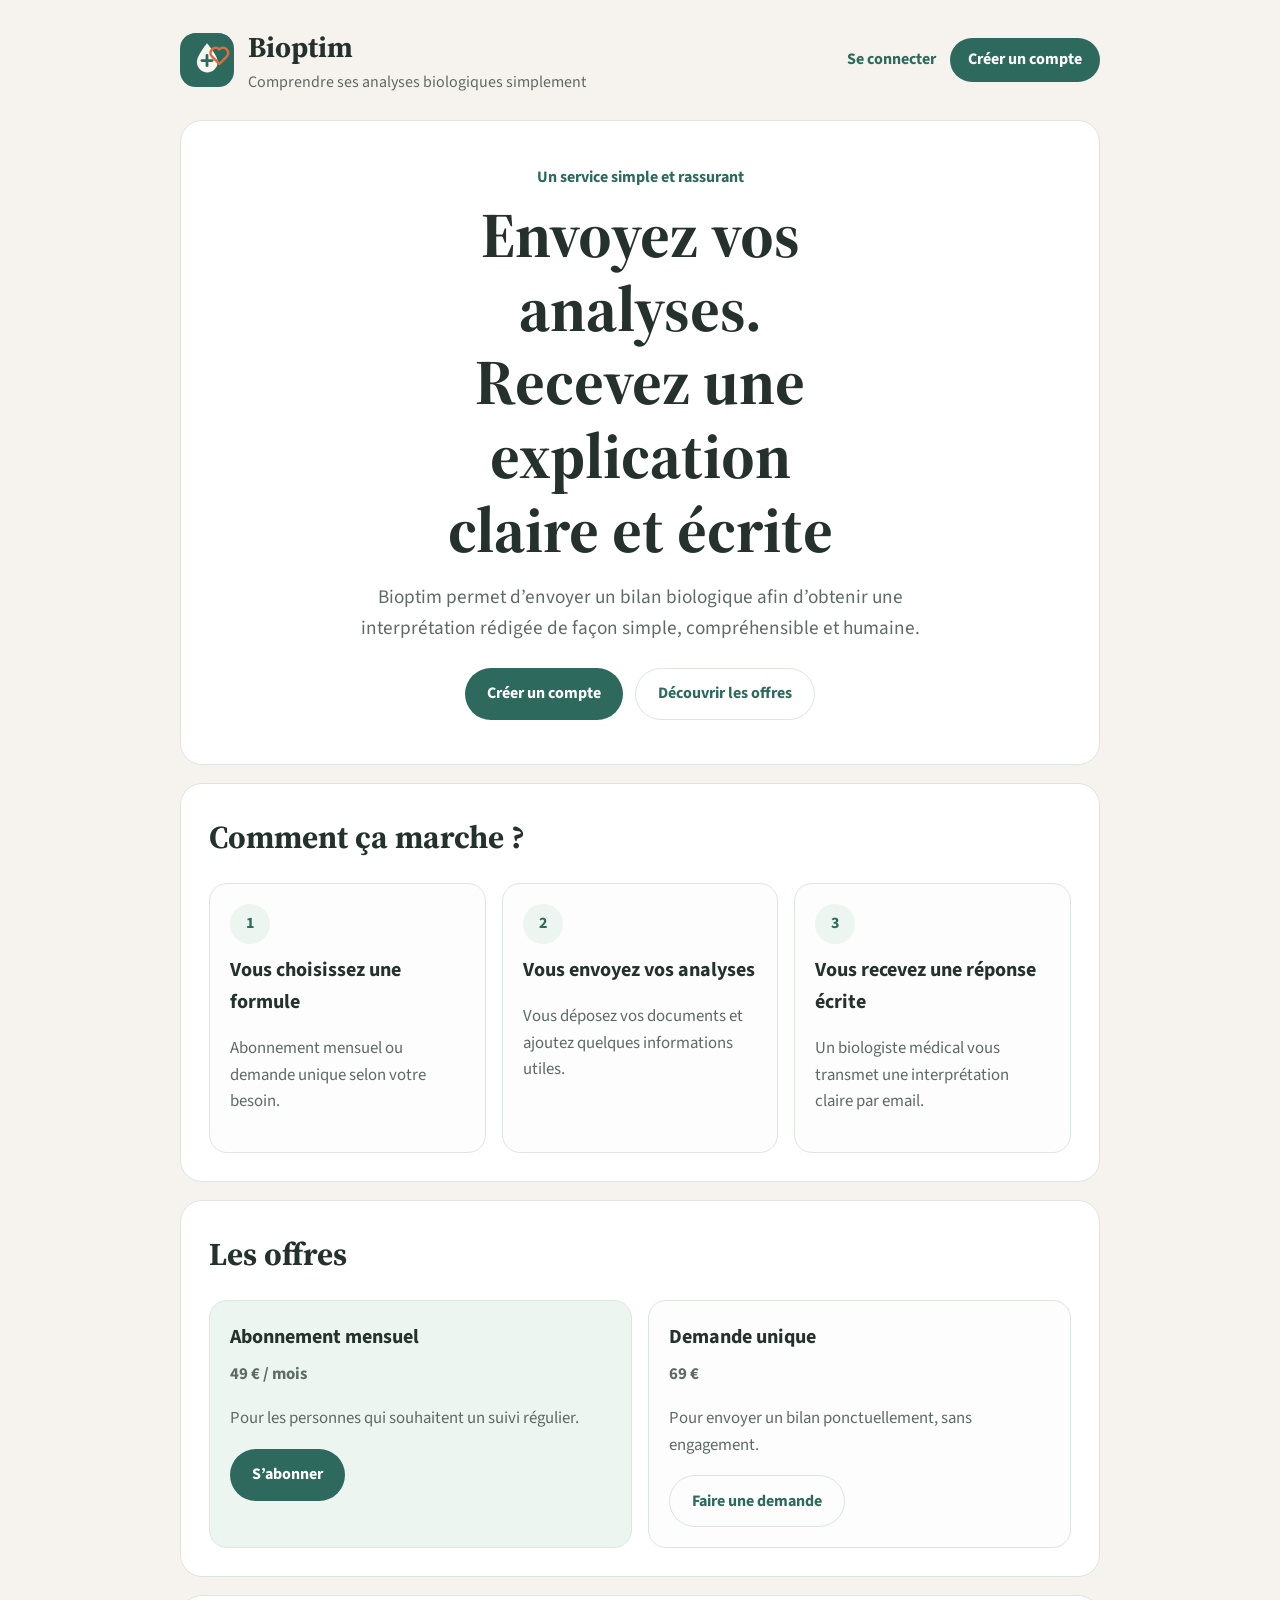
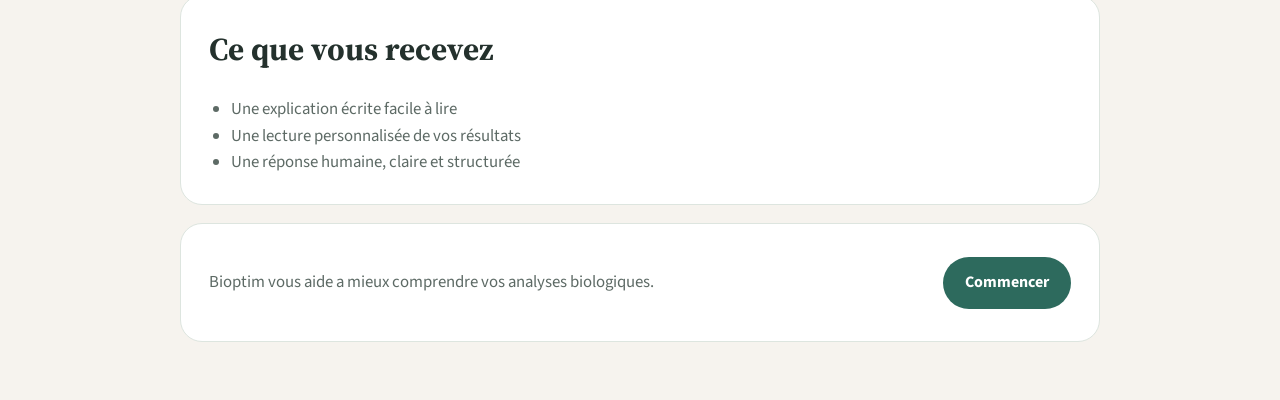
<file: index.html>
<!DOCTYPE html>
<html lang="fr">
<head>
  <meta charset="UTF-8">
  <meta name="viewport" content="width=device-width, initial-scale=1.0">
  <title>Bioptim</title>
  <meta name="description" content="Bioptim vous aide à mieux comprendre vos analyses biologiques grâce à une interprétation écrite réalisée par un biologiste médical.">
  <link rel="preconnect" href="https://fonts.googleapis.com">
  <link rel="preconnect" href="https://fonts.gstatic.com" crossorigin>
  <link href="https://fonts.googleapis.com/css2?family=Source+Serif+4:wght@600;700&family=Source+Sans+3:wght@400;600;700&display=swap" rel="stylesheet">
  <link rel="stylesheet" href="styles.css">
</head>
<body>
  <div class="container">
    <header class="header">
      <div class="brand">
        <img src="logo-bioptim.svg" alt="" width="54" height="54">
        <div>
          <div class="brand-name">Bioptim</div>
          <div class="brand-subtitle">Comprendre ses analyses biologiques simplement</div>
        </div>
      </div>
      <div class="header-actions">
        <a class="header-link" href="connexion.html">Se connecter</a>
        <a class="button button-small" href="inscription.html">Créer un compte</a>
      </div>
    </header>

    <main>
      <section class="hero">
        <p class="intro">Un service simple et rassurant</p>
        <h1>Envoyez vos analyses.<br>Recevez une explication claire et écrite</h1>
        <p class="hero-text">
          Bioptim permet d’envoyer un bilan biologique afin d’obtenir une interprétation rédigée
          de façon simple, compréhensible et humaine.
        </p>
        <div class="hero-actions">
          <a class="button" href="inscription.html">Créer un compte</a>
          <a class="button button-light" href="#offres">Découvrir les offres</a>
        </div>
      </section>

      <section class="panel">
        <h2>Comment ça marche ?</h2>
        <div class="steps">
          <article class="step">
            <div class="number">1</div>
            <h3>Vous choisissez une formule</h3>
            <p>Abonnement mensuel ou demande unique selon votre besoin.</p>
          </article>
          <article class="step">
            <div class="number">2</div>
            <h3>Vous envoyez vos analyses</h3>
            <p>Vous déposez vos documents et ajoutez quelques informations utiles.</p>
          </article>
          <article class="step">
            <div class="number">3</div>
            <h3>Vous recevez une réponse écrite</h3>
            <p>Un biologiste médical vous transmet une interprétation claire par email.</p>
          </article>
        </div>
      </section>

      <section class="panel" id="offres">
        <h2>Les offres</h2>
        <div class="offers">
          <article class="offer offer-main">
            <h3>Abonnement mensuel</h3>
            <p class="price">49 € / mois</p>
            <p>Pour les personnes qui souhaitent un suivi régulier.</p>
            <a class="button" href="inscription.html">S’abonner</a>
          </article>
          <article class="offer">
            <h3>Demande unique</h3>
            <p class="price">69 €</p>
            <p>Pour envoyer un bilan ponctuellement, sans engagement.</p>
            <a class="button button-light" href="depot.html">Faire une demande</a>
          </article>
        </div>
      </section>

      <section class="panel reassurance">
        <h2>Ce que vous recevez</h2>
        <ul>
          <li>Une explication écrite facile à lire</li>
          <li>Une lecture personnalisée de vos résultats</li>
          <li>Une réponse humaine, claire et structurée</li>
        </ul>
      </section>
    </main>

    <footer class="footer" id="contact">
      <p>Bioptim vous aide a mieux comprendre vos analyses biologiques.</p>
      <a class="button" href="inscription.html">Commencer</a>
    </footer>
  </div>
</body>
</html>
</file>
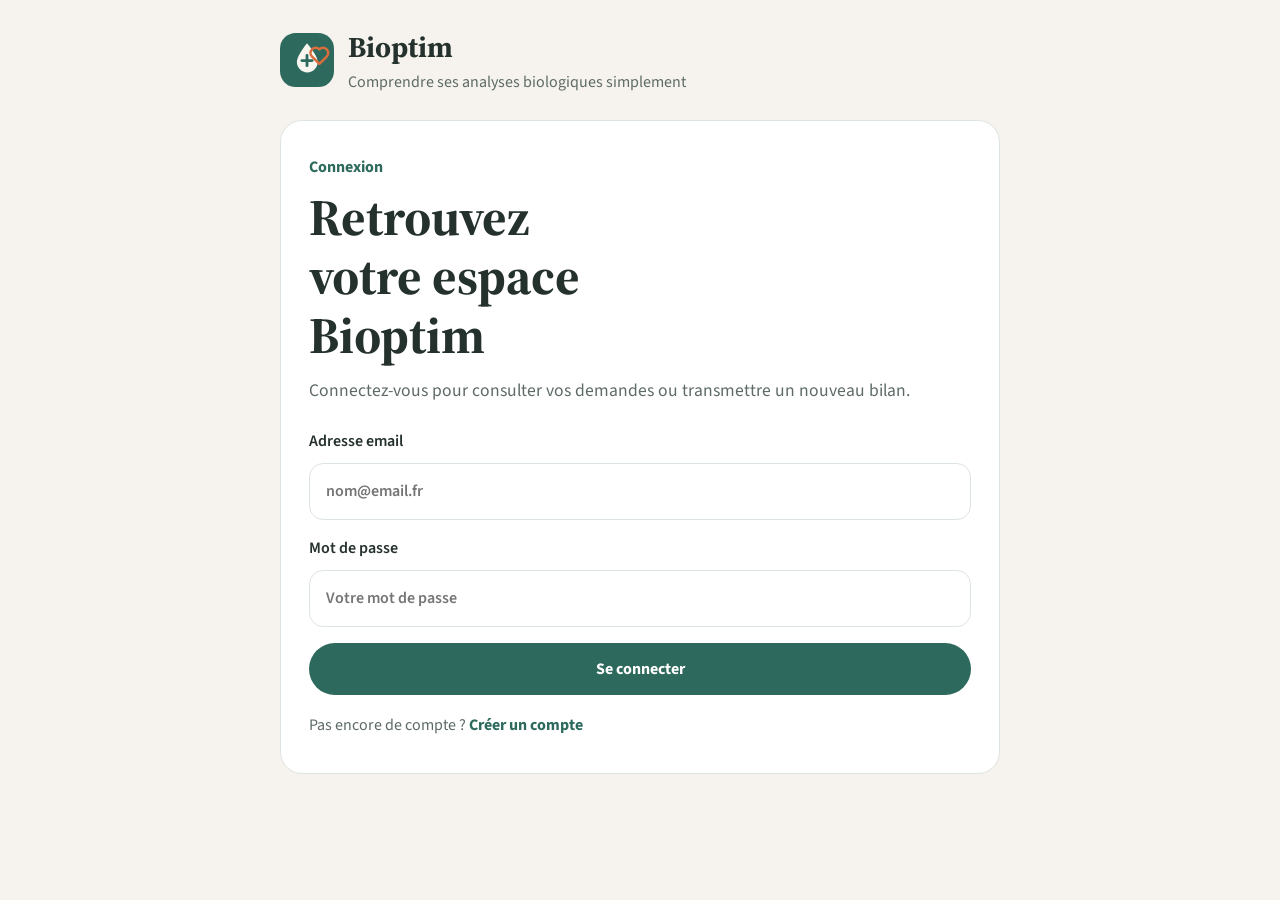
<file: connexion.html>
<!DOCTYPE html>
<html lang="fr">
<head>
  <meta charset="UTF-8">
  <meta name="viewport" content="width=device-width, initial-scale=1.0">
  <title>Connexion | Bioptim</title>
  <meta name="description" content="Connexion Bioptim.">
  <link rel="preconnect" href="https://fonts.googleapis.com">
  <link rel="preconnect" href="https://fonts.gstatic.com" crossorigin>
  <link href="https://fonts.googleapis.com/css2?family=Source+Serif+4:wght@600;700&family=Source+Sans+3:wght@400;600;700&display=swap" rel="stylesheet">
  <link rel="stylesheet" href="styles.css">
</head>
<body>
  <div class="container narrow">
    <header class="header">
      <a class="brand brand-link" href="index.html">
        <img src="logo-bioptim.svg" alt="" width="54" height="54">
        <div>
          <div class="brand-name">Bioptim</div>
          <div class="brand-subtitle">Comprendre ses analyses biologiques simplement</div>
        </div>
      </a>
    </header>

    <main class="panel auth-panel">
      <p class="intro">Connexion</p>
      <h1 class="auth-title">Retrouvez votre espace Bioptim</h1>
      <p class="auth-text">Connectez-vous pour consulter vos demandes ou transmettre un nouveau bilan.</p>

      <form class="auth-form">
        <label>
          Adresse email
          <input type="email" placeholder="nom@email.fr">
        </label>
        <label>
          Mot de passe
          <input type="password" placeholder="Votre mot de passe">
        </label>
        <a class="button" href="depot.html">Se connecter</a>
      </form>

      <p class="form-note">Pas encore de compte ? <a href="inscription.html">Créer un compte</a></p>
    </main>
  </div>
</body>
</html>
</file>
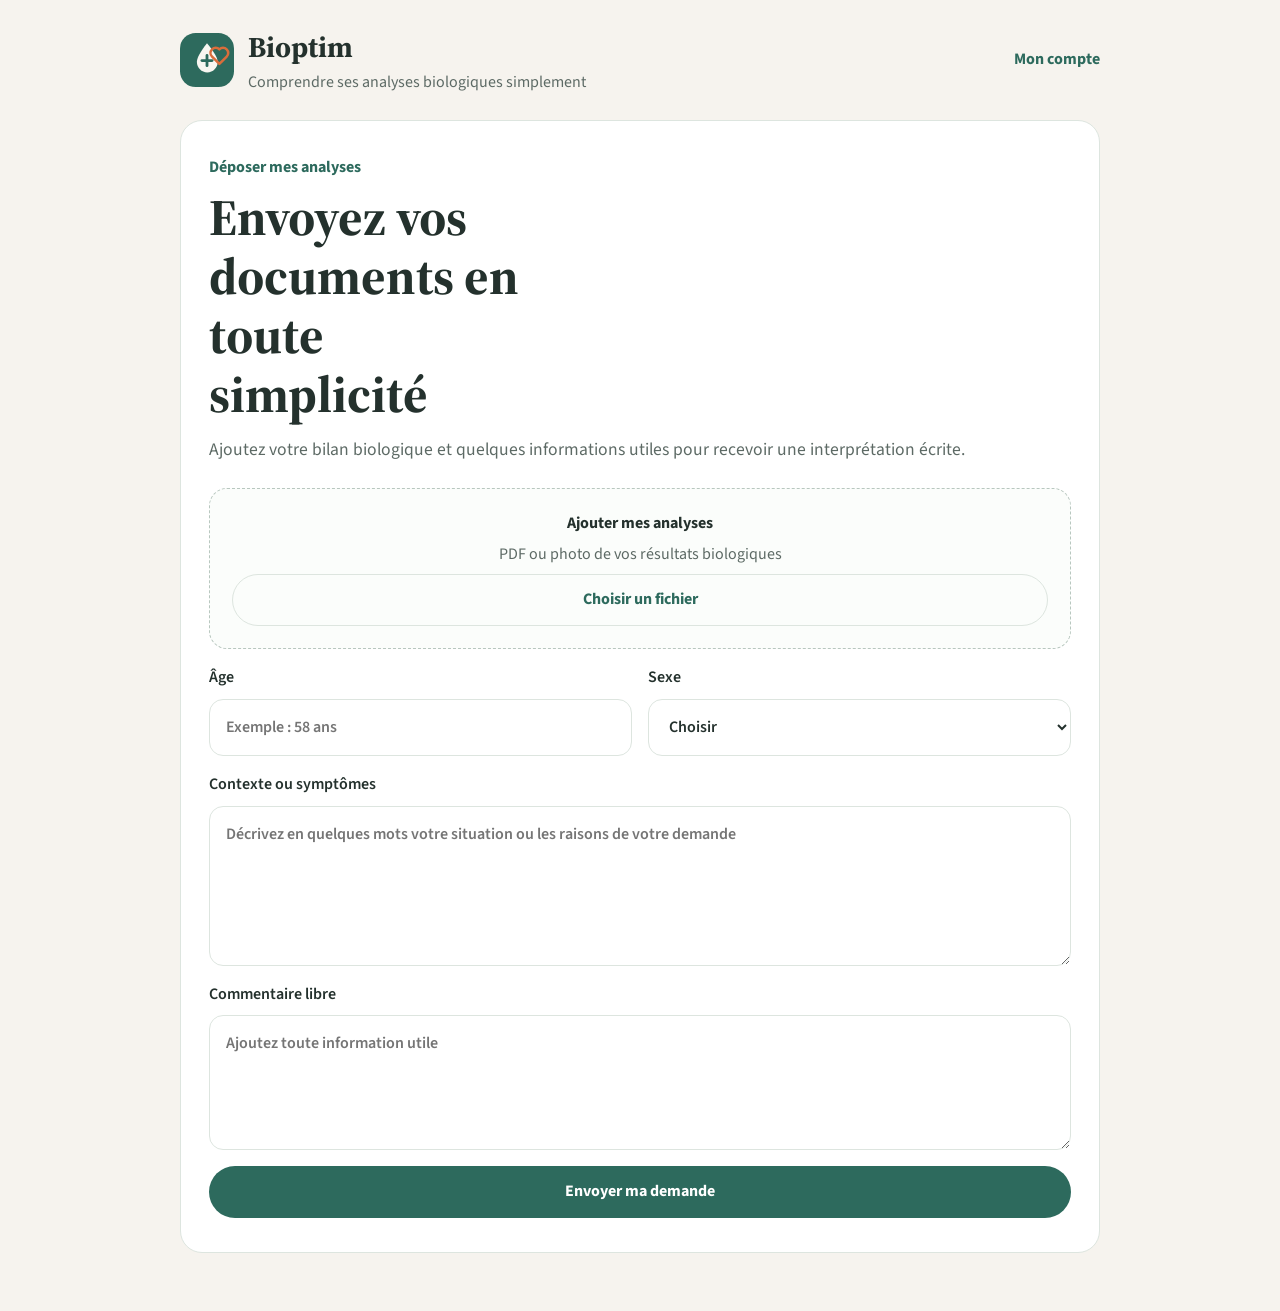
<file: depot.html>
<!DOCTYPE html>
<html lang="fr">
<head>
  <meta charset="UTF-8">
  <meta name="viewport" content="width=device-width, initial-scale=1.0">
  <title>Déposer mes analyses | Bioptim</title>
  <meta name="description" content="Dépôt des analyses biologiques sur Bioptim.">
  <link rel="preconnect" href="https://fonts.googleapis.com">
  <link rel="preconnect" href="https://fonts.gstatic.com" crossorigin>
  <link href="https://fonts.googleapis.com/css2?family=Source+Serif+4:wght@600;700&family=Source+Sans+3:wght@400;600;700&display=swap" rel="stylesheet">
  <link rel="stylesheet" href="styles.css">
</head>
<body>
  <div class="container">
    <header class="header">
      <a class="brand brand-link" href="index.html">
        <img src="logo-bioptim.svg" alt="" width="54" height="54">
        <div>
          <div class="brand-name">Bioptim</div>
          <div class="brand-subtitle">Comprendre ses analyses biologiques simplement</div>
        </div>
      </a>
      <div class="header-actions">
        <a class="header-link" href="connexion.html">Mon compte</a>
      </div>
    </header>

    <main class="panel upload-panel">
      <p class="intro">Déposer mes analyses</p>
      <h1 class="auth-title">Envoyez vos documents en toute simplicité</h1>
      <p class="auth-text">Ajoutez votre bilan biologique et quelques informations utiles pour recevoir une interprétation écrite.</p>

      <form class="upload-form">
        <div class="upload-box">
          <strong>Ajouter mes analyses</strong>
          <span>PDF ou photo de vos résultats biologiques</span>
          <a class="button button-light" href="#">Choisir un fichier</a>
        </div>

        <div class="form-grid">
          <label>
            Âge
            <input type="text" placeholder="Exemple : 58 ans">
          </label>
          <label>
            Sexe
            <select>
              <option>Choisir</option>
              <option>Femme</option>
              <option>Homme</option>
              <option>Autre</option>
            </select>
          </label>
        </div>

        <label>
          Contexte ou symptômes
          <textarea rows="5" placeholder="Décrivez en quelques mots votre situation ou les raisons de votre demande"></textarea>
        </label>

        <label>
          Commentaire libre
          <textarea rows="4" placeholder="Ajoutez toute information utile"></textarea>
        </label>

        <a class="button" href="index.html">Envoyer ma demande</a>
      </form>
    </main>
  </div>
</body>
</html>
</file>
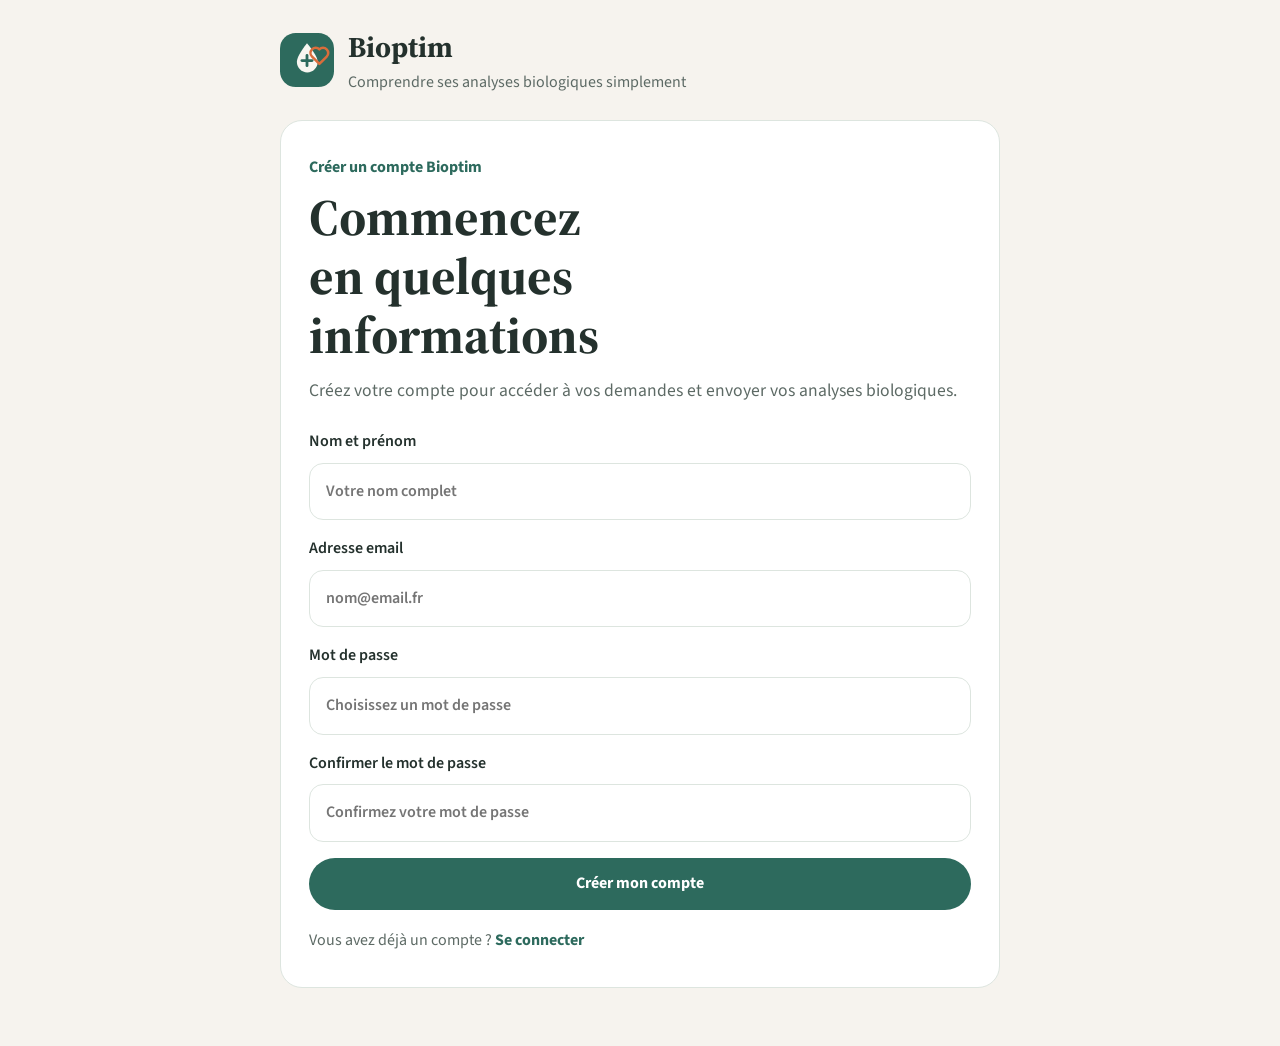
<file: inscription.html>
<!DOCTYPE html>
<html lang="fr">
<head>
  <meta charset="UTF-8">
  <meta name="viewport" content="width=device-width, initial-scale=1.0">
  <title>Créer un compte | Bioptim</title>
  <meta name="description" content="Création de compte Bioptim.">
  <link rel="preconnect" href="https://fonts.googleapis.com">
  <link rel="preconnect" href="https://fonts.gstatic.com" crossorigin>
  <link href="https://fonts.googleapis.com/css2?family=Source+Serif+4:wght@600;700&family=Source+Sans+3:wght@400;600;700&display=swap" rel="stylesheet">
  <link rel="stylesheet" href="styles.css">
</head>
<body>
  <div class="container narrow">
    <header class="header">
      <a class="brand brand-link" href="index.html">
        <img src="logo-bioptim.svg" alt="" width="54" height="54">
        <div>
          <div class="brand-name">Bioptim</div>
          <div class="brand-subtitle">Comprendre ses analyses biologiques simplement</div>
        </div>
      </a>
    </header>

    <main class="panel auth-panel">
      <p class="intro">Créer un compte Bioptim</p>
      <h1 class="auth-title">Commencez en quelques informations</h1>
      <p class="auth-text">Créez votre compte pour accéder à vos demandes et envoyer vos analyses biologiques.</p>

      <form class="auth-form">
        <label>
          Nom et prénom
          <input type="text" placeholder="Votre nom complet">
        </label>
        <label>
          Adresse email
          <input type="email" placeholder="nom@email.fr">
        </label>
        <label>
          Mot de passe
          <input type="password" placeholder="Choisissez un mot de passe">
        </label>
        <label>
          Confirmer le mot de passe
          <input type="password" placeholder="Confirmez votre mot de passe">
        </label>
        <a class="button" href="depot.html">Créer mon compte</a>
      </form>

      <p class="form-note">Vous avez déjà un compte ? <a href="connexion.html">Se connecter</a></p>
    </main>
  </div>
</body>
</html>
</file>
<file: styles.css>
:root {
  --bg: #f6f3ee;
  --panel: #ffffff;
  --text: #24312d;
  --muted: #5d6a65;
  --line: #dde5df;
  --primary: #2d6a5d;
  --primary-dark: #224f45;
  --soft: #edf5f1;
}

* {
  box-sizing: border-box;
}

body {
  margin: 0;
  font-family: "Source Sans 3", sans-serif;
  color: var(--text);
  background: var(--bg);
  line-height: 1.6;
}

.container {
  width: min(920px, calc(100% - 28px));
  margin: 0 auto;
  padding: 24px 0 40px;
}

.narrow {
  width: min(720px, calc(100% - 28px));
}

.header {
  display: flex;
  align-items: center;
  justify-content: space-between;
  gap: 16px;
  margin-bottom: 24px;
}

.brand {
  display: flex;
  align-items: center;
  gap: 14px;
}

.brand-name,
h1,
h2 {
  font-family: "Source Serif 4", serif;
}

.brand-name {
  font-size: 1.8rem;
  font-weight: 700;
}

.brand-subtitle {
  color: var(--muted);
  font-size: 1rem;
}

.brand-link {
  text-decoration: none;
  color: inherit;
}

.header-actions {
  display: flex;
  align-items: center;
  gap: 14px;
}

.header-link {
  color: var(--primary);
  font-weight: 700;
  text-decoration: none;
}

.hero,
.panel,
.footer {
  background: var(--panel);
  border: 1px solid var(--line);
  border-radius: 22px;
  padding: 28px;
  margin-bottom: 18px;
}

.hero {
  text-align: center;
  padding: 44px 28px;
}

.intro {
  margin: 0 0 8px;
  color: var(--primary);
  font-weight: 700;
}

h1 {
  font-size: clamp(2.2rem, 5vw, 4rem);
  line-height: 1.15;
  margin: 0 auto 16px;
  max-width: 12ch;
}

.hero-text {
  max-width: 640px;
  margin: 0 auto 24px;
  font-size: 1.2rem;
  color: var(--muted);
}

.hero-actions {
  display: flex;
  justify-content: center;
  gap: 12px;
  flex-wrap: wrap;
}

h2 {
  margin: 0 0 20px;
  font-size: 2rem;
}

.steps,
.offers {
  display: grid;
  gap: 16px;
}

.steps {
  grid-template-columns: repeat(3, 1fr);
}

.step,
.offer {
  border: 1px solid var(--line);
  border-radius: 18px;
  padding: 20px;
  background: #fcfdfc;
}

.number {
  width: 40px;
  height: 40px;
  border-radius: 999px;
  display: inline-flex;
  align-items: center;
  justify-content: center;
  background: var(--soft);
  color: var(--primary);
  font-weight: 700;
  margin-bottom: 10px;
}

.step h3,
.offer h3 {
  margin: 0 0 8px;
  font-size: 1.25rem;
}

.step p,
.offer p,
.footer p,
.reassurance li {
  color: var(--muted);
  font-size: 1.05rem;
}

.offers {
  grid-template-columns: repeat(2, 1fr);
}

.offer-main {
  background: var(--soft);
}

.price {
  color: var(--text);
  font-size: 1.6rem;
  font-weight: 700;
  margin: 0 0 10px;
}

.button {
  display: inline-flex;
  align-items: center;
  justify-content: center;
  min-height: 52px;
  padding: 0 22px;
  border-radius: 999px;
  background: var(--primary);
  color: #fff;
  text-decoration: none;
  font-weight: 700;
}

.button-small {
  min-height: 44px;
  padding: 0 18px;
}

.button:hover {
  background: var(--primary-dark);
}

.button-light {
  background: transparent;
  color: var(--primary);
  border: 1px solid var(--line);
}

.button-light:hover {
  background: var(--soft);
}

.auth-panel,
.upload-panel {
  padding: 34px 28px;
}

.auth-title {
  font-size: clamp(2rem, 5vw, 3.2rem);
  line-height: 1.15;
  margin: 0 0 12px;
}

.auth-text {
  margin: 0 0 24px;
  color: var(--muted);
  font-size: 1.1rem;
}

.auth-form,
.upload-form {
  display: grid;
  gap: 16px;
}

.auth-form label,
.upload-form label {
  display: grid;
  gap: 8px;
  font-weight: 600;
}

.auth-form input,
.upload-form input,
.upload-form select,
.upload-form textarea {
  width: 100%;
  border: 1px solid var(--line);
  border-radius: 14px;
  background: #fff;
  color: var(--text);
  padding: 15px 16px;
  font: inherit;
}

.form-note {
  margin: 18px 0 0;
  color: var(--muted);
}

.form-note a {
  color: var(--primary);
  font-weight: 700;
  text-decoration: none;
}

.upload-box {
  display: grid;
  gap: 6px;
  border: 1px dashed #b8c7bf;
  border-radius: 18px;
  background: #fbfdfb;
  padding: 22px;
  text-align: center;
}

.upload-box span {
  color: var(--muted);
}

.form-grid {
  display: grid;
  grid-template-columns: repeat(2, 1fr);
  gap: 16px;
}

.reassurance ul {
  margin: 0;
  padding-left: 22px;
}

.footer {
  display: flex;
  align-items: center;
  justify-content: space-between;
  gap: 16px;
}

@media (max-width: 760px) {
  .steps,
  .offers,
  .footer,
  .form-grid {
    grid-template-columns: 1fr;
    display: grid;
  }

  .footer {
    justify-content: stretch;
  }

  .header,
  .header-actions {
    align-items: stretch;
    flex-direction: column;
  }

  .button {
    width: 100%;
  }

  .hero {
    text-align: left;
  }

  .hero-text,
  h1 {
    max-width: none;
    margin-left: 0;
    margin-right: 0;
  }
}
</file>
